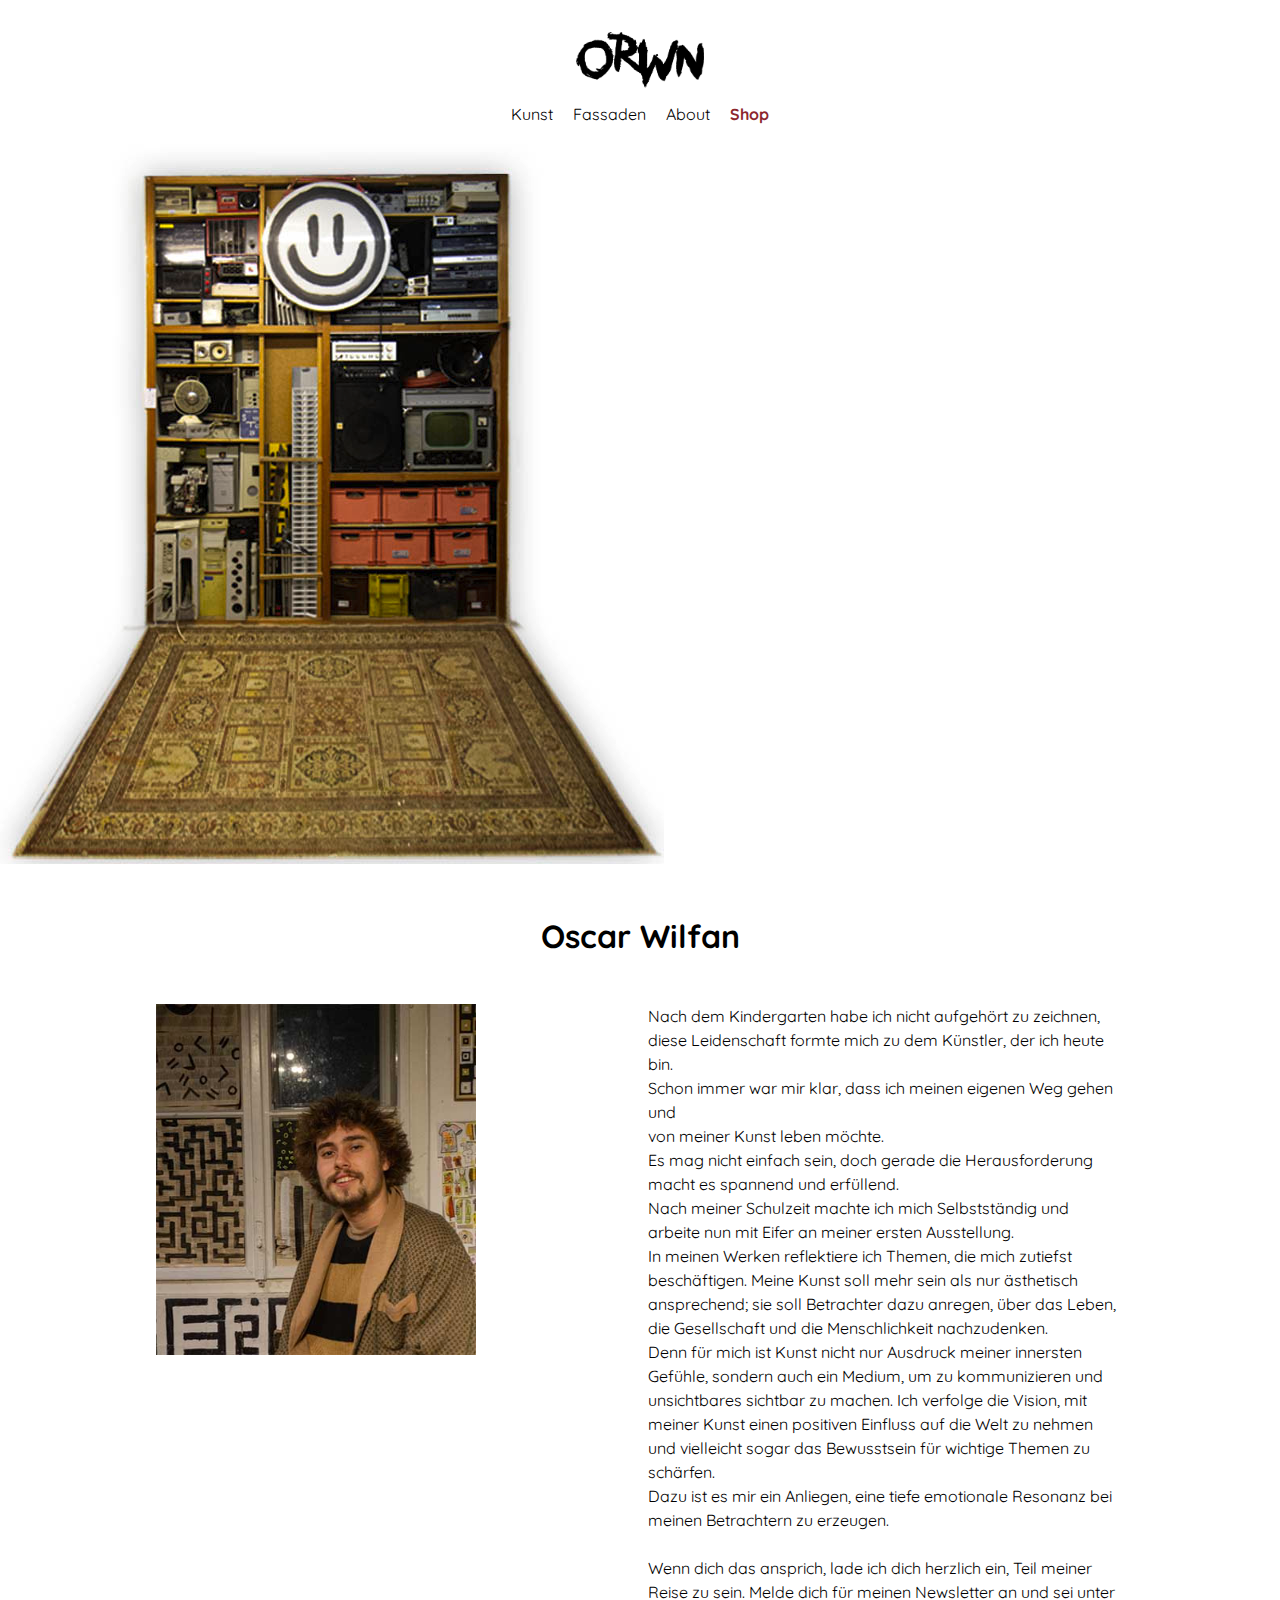
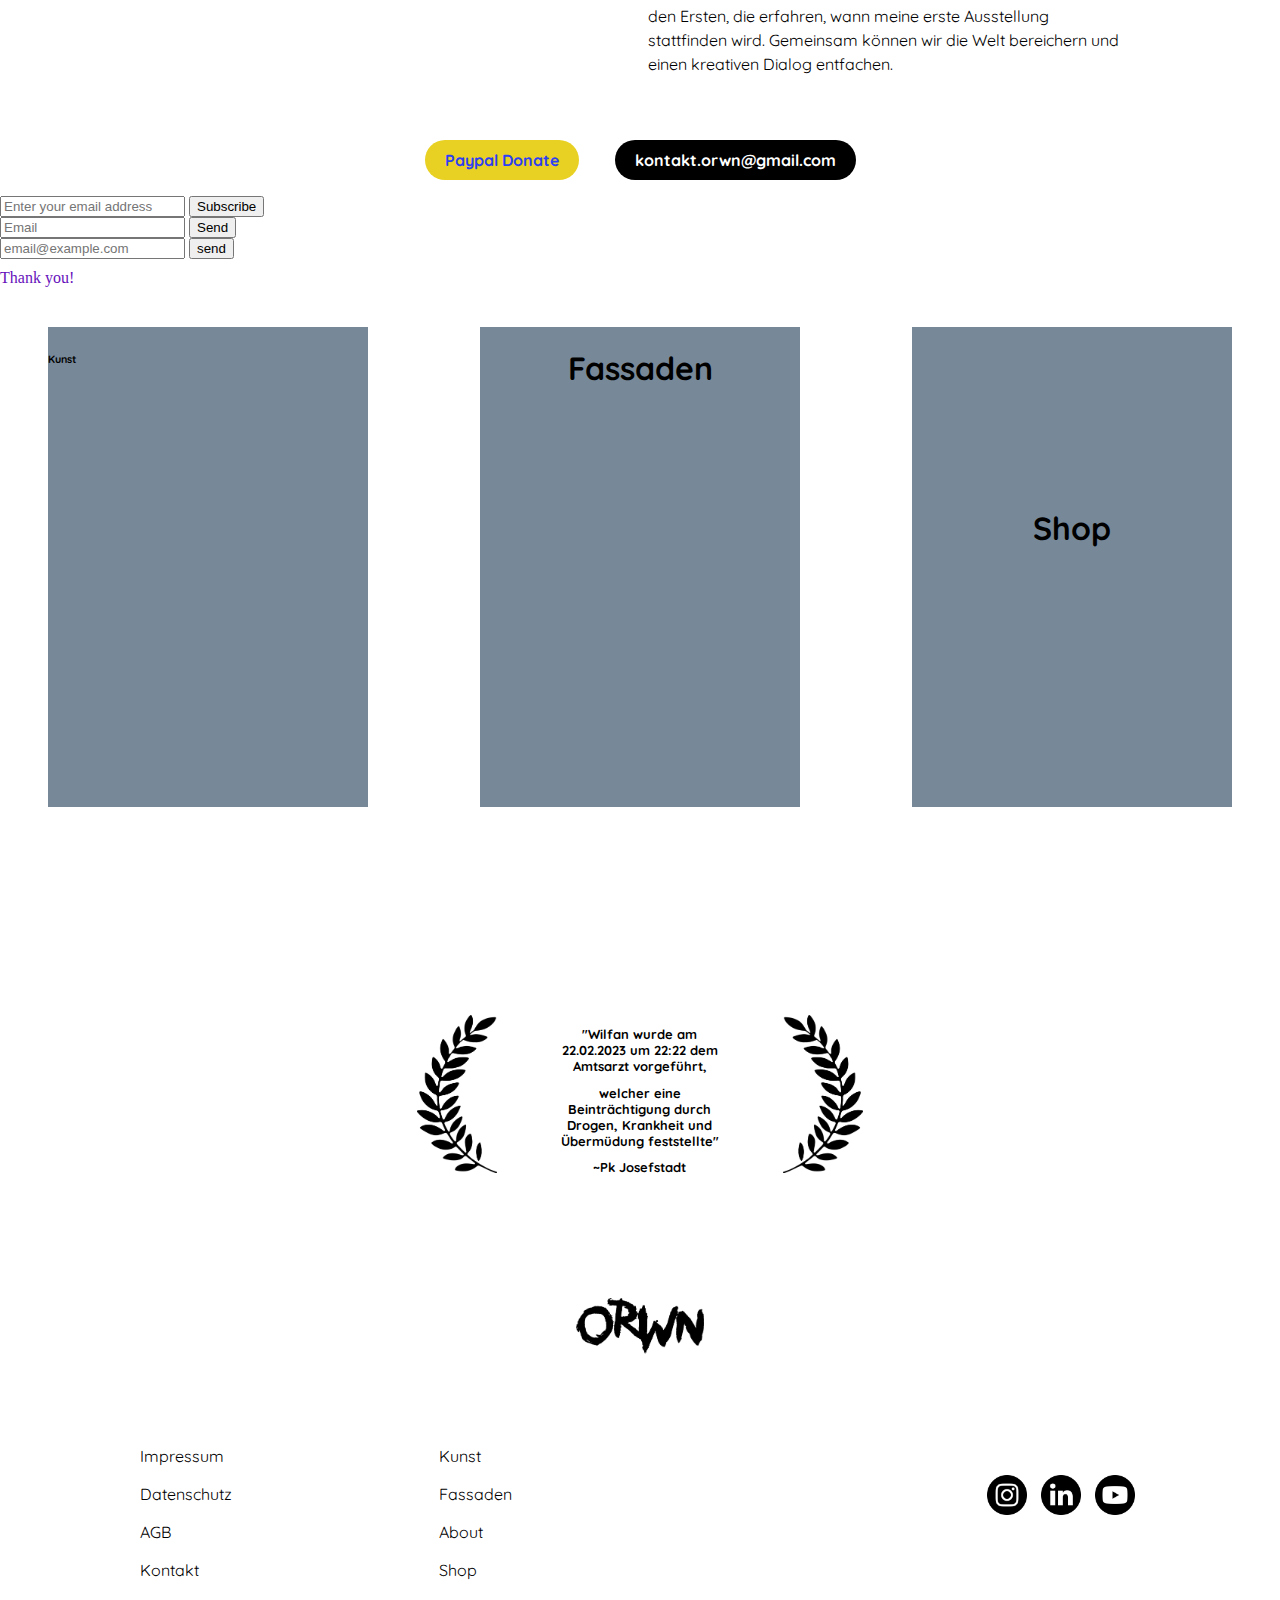
<file: index.html>
<!DOCTYPE html>
<html>
  <head>
    <meta http-equiv="Content-Type" content="text/html;charset=UTF-8" />
    <meta name="viewport" content="width=device-width, initial-scale=1.0" />
    <title>orwn</title>
    <link rel="icon" type="image/" href="/images/favicon.png" />
    <meta name="keywords" content="art, kunst, orwn, oscar, wilfan, wien, vienna, artist, künstler" />
    <meta
      name="description"
      content="orwn, oscar, wilfan, kunst, art, wien, vienna, artist,künstler,beschreibung und so für google suche info sehr gut"
    />
    <link rel="stylesheet" href="styles.css" />
  
 
  <body>

    <div class="logotop">
    <div class="nothing"></div>

    <div class="logo">
    <a href="index.html">
      <img src="images/orwn.png" class="orwn" />
    </a>
  </div>

 
</div>

    <nav>
      <ul>
        <li><a href="Kunst.html">Kunst</a></li>
        <li><a href="Fassaden.html">Fassaden</a></li>

        <li><a href="About.html">About</a></li>
        <li class="shop"><a class="shop" href="Shop.html">Shop</a></li>
      </ul>
    </nav>

  </head>
  <!------------------------------------------------------------------------------------------>

  <div> 
    <img class="top" src="images/top.jpg" />
   </div> 



    <div class="parallax"></div>
   

<div class="titletxt">
    <h1>Oscar Wilfan</h1>
  </div>
    <div class="insp">
      <div class="divgif">
        <img  class="gif" src="images/profile.jpg" >
        <br><br>
       
      
        </div>
        <div class="divgiftxt">
  <p class="giftxt"> 
    Nach dem Kindergarten habe ich nicht aufgehört zu zeichnen,<br> diese Leidenschaft formte mich zu dem Künstler, der ich heute bin.<br> Schon immer war mir klar, dass ich meinen eigenen Weg gehen und<br> von meiner Kunst leben möchte.<br> Es mag nicht einfach sein, doch gerade die Herausforderung macht es spannend und erfüllend.<br> Nach meiner Schulzeit machte ich mich Selbstständig und arbeite nun mit Eifer an meiner ersten Ausstellung.<br> In meinen Werken reflektiere ich Themen, die mich zutiefst beschäftigen. Meine Kunst soll mehr sein als nur ästhetisch ansprechend; sie soll Betrachter dazu anregen, über das Leben, die Gesellschaft und die Menschlichkeit nachzudenken.<br> Denn für mich ist Kunst nicht nur Ausdruck meiner innersten Gefühle, sondern auch ein Medium, um zu kommunizieren und unsichtbares sichtbar zu machen. Ich verfolge die Vision, mit meiner Kunst einen positiven Einfluss auf die Welt zu nehmen und vielleicht sogar das Bewusstsein für wichtige Themen zu schärfen.<br> Dazu ist es mir ein Anliegen, eine tiefe emotionale Resonanz bei meinen Betrachtern zu erzeugen.<br><br> Wenn dich das ansprich, lade ich dich herzlich ein, Teil meiner Reise zu sein. Melde dich für meinen Newsletter an und sei unter den Ersten, die erfahren, wann meine erste Ausstellung stattfinden wird. Gemeinsam können wir die Welt bereichern und einen kreativen Dialog entfachen.
  </p>
        </div>
       
    </div>

    <div class="container">
      <a class="donate-button" href=" https://www.paypal.com/donate/?hosted_button_id=PJKGN83G8TU7J" target="_blank">Paypal Donate</a>
      <a class="contact-button" href="mailto:kontakt.orwn@gmail.com">kontakt.orwn@gmail.com</a>
        
    </div>

    <form action="https://script.google.com/macros/s/AKfycbzXdrzK5iuCdpeMxKT_h9gD2LUIuiBH2rZr-OjQ4oRH-brLB5EuK0mJHtU0Kn7GPUKFVA/exec" target="_blank"s method="POST">
      <input type="email" name="email" placeholder="Enter your email address" required>
      <input type="submit" value="Subscribe">
    </form>

    <form name="submit-to-google-sheet">
      <input name="email" type="email" placeholder="Email" required>
      <button type="submit">Send</button>
    </form>


<form name="submit-to-google-sheet">
  <input type="email" name="email" placeholder="email@example.com" required>
  <button type="submit">send</button>
</form>
<span>Thank you!</span>

    <div class="flexbox">
      <div class="Kunstbox"><a href="Kunst.html"><h6>Kunst</h6></a></div>
      <div class="Fassadenbox"><a href="Fassaden.html"><h1>Fassaden</h1></a></div>
      <div class="Shopbox"><a href="Shop.html"><h1>Shop</h1></a></div>
    </div>

<div class="zitat">
  <div></div>
  <div></div>
  <div class="zitbx">
    <img src="images/zit1.png" class="zit" />
  </div>
  <div class="zitxt">
    <h2>"Wilfan wurde am 22.02.2023 um 22:22 dem Amtsarzt vorgeführt,</h2> 
      <h2> welcher eine Beinträchtigung durch Drogen, Krankheit und Übermüdung feststellte"</h2>
      <h2>~Pk Josefstadt</h2>
    </div>
    <div class="zitbx">
      <img src="images/zit2.png" class="zit" />
    </div>
    </div>
    
    </h2>
 <!------------------------------------------------------------------------------------------>
    <footer>
      <a href="index.html">
        <img src="images/orwn.png" class="orwn2" />
      </a>
      <table>
        <tr>
          <td>
            <a href="umut.html">Impressum</a> <br> <br>
            <a href="holder.html">Datenschutz</a> <br> <br>
            <a href="place.html">AGB</a> <br> <br>
            <a href="placeholder.html">Kontakt</a> <br> <br>
          </td>
          <td>
            <a href="Kunst.html">Kunst</a> <br> <br>
            <a href="Fassaden.html">Fassaden</a> <br> <br>
            <a href="About.html">About</a> <br> <br>
            <a href="Shop.html">Shop</a> <br> <br>
          </td>
          <td>
            <div class="social-media-icons">
              <a href="https://www.instagram.com/orwn/" target="_blank"
                ><img src="images/instagram.png" alt="Instagram"
              /></a>
              <a href="https://www.linkedin.com/in/orwn/" target="_blank"
                ><img src="images/linkedin.png" alt="LinkedIn"
              /></a>
              <a href="coming soon lol" target="_blank"
                ><img src="images/youtube.png" alt="Youtube"
              /></a>
            </div>
          </td>
        </tr>
      </table>
 
    </footer>
   <script>
  const scriptURL = '<https://script.google.com/macros/s/AKfycbw8b8vvhSRjY6kZXOY58-hGk31d8bA3QaCQ14ZVTS2VgqUKyyXkIdhipiy3F2dEua96yA/exec>'
  const form = document.forms['submit-to-google-sheet']

  form.addEventListener('submit', e => {
    e.preventDefault()
    fetch(scriptURL, { method: 'POST', body: new FormData(form)})
      .then(response => console.log('Success!', response))
      .catch(error => console.error('Error!', error.message))
  })
</script>
  </body>
</html>
</file>
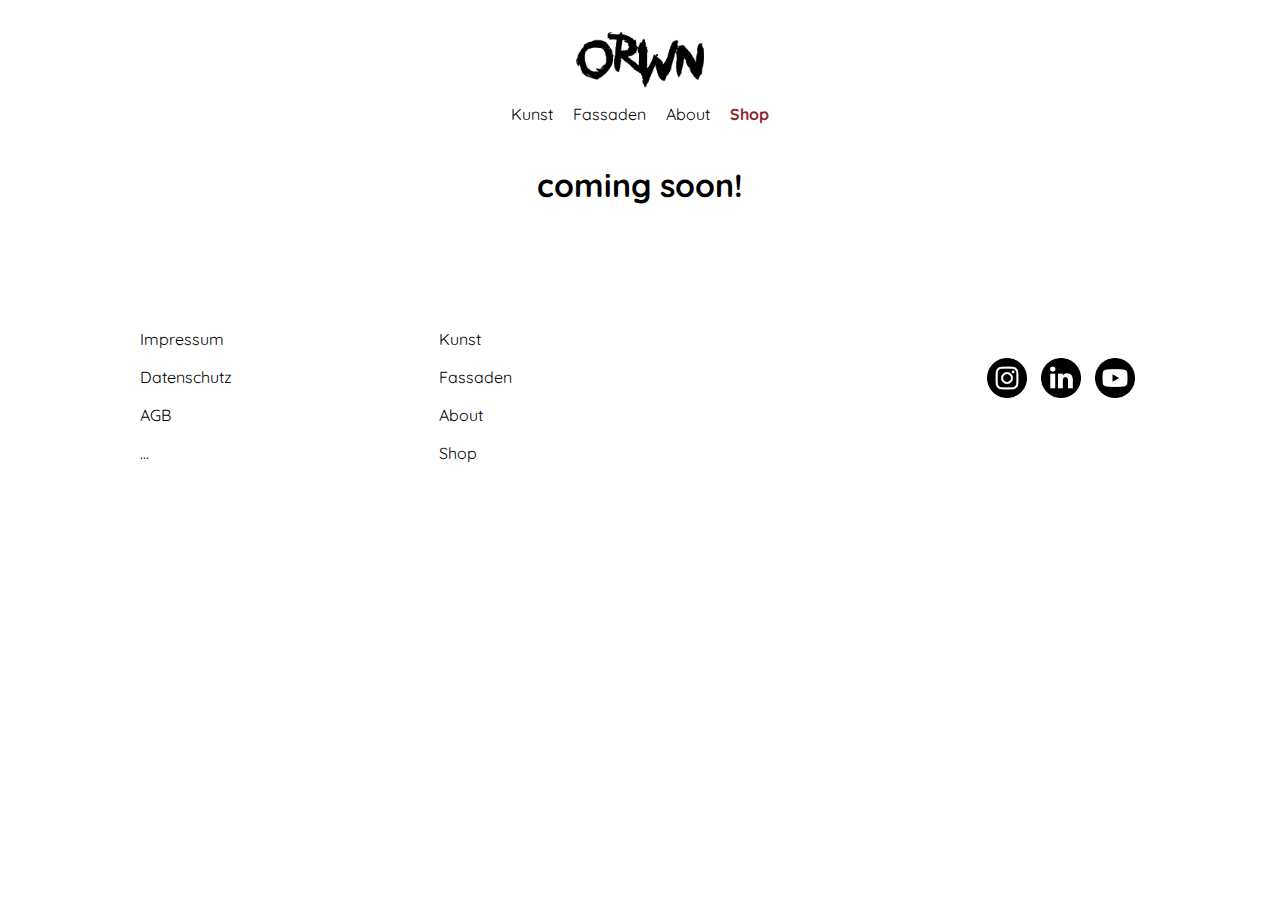
<file: About.html>
<!DOCTYPE html>
<html>
  <head>
    <meta http-equiv="Content-Type" content="text/html;charset=UTF-8" />
    <meta name="viewport" content="width=device-width, initial-scale=1.0" />
    <title>orwn</title>
    <link rel="icon" type="image/" href="/images/favicon.png" />
    <meta name="keywords" content="art, kunst, orwn, oscar, wilfan, wien, vienna, artist, künstler" />
    <meta
      name="description"
      content="orwn, oscar, wilfan, kunst, art, wien, vienna, artist,künstler,beschreibung und so für google suche info sehr gut"
    />
    <link rel="stylesheet" href="styles.css" />
  
 
  <body>
    <a href="index.html">
      <img src="images/orwn.png" class="orwn" />
    </a>

    <nav>
      <ul>
        <li><a href="Kunst.html">Kunst</a></li>
        <li><a href="Fassaden.html">Fassaden</a></li>

        <li><a href="About.html">About</a></li>
        <li class="shop"><a class="shop" href="Shop.html">Shop</a></li>
      </ul>
    </nav>

  </head>
   <!------------------------------------------------------------------------------------------>
  <h1>coming soon!</h1>
 <!------------------------------------------------------------------------------------------>
    <footer>
      <table>
        <tr>
          <td>
            <a href="umut.html">Impressum</a> <br> <br>
            <a href="holder.html">Datenschutz</a> <br> <br>
            <a href="place.html">AGB</a> <br> <br>
            <a href="placeholder.html">...</a> <br> <br>
          </td>
          <td>
            <a href="Kunst.html">Kunst</a> <br> <br>
            <a href="Fassaden.html">Fassaden</a> <br> <br>
            <a href="About.html">About</a> <br> <br>
            <a href="Shop.html">Shop</a> <br> <br>
          </td>
          <td>
            <div class="social-media-icons">
              <a href="https://www.instagram.com/orwn/" target="_blank"
                ><img src="images/instagram.png" alt="Instagram"
              /></a>
              <a href="https://www.linkedin.com/in/orwn/" target="_blank"
                ><img src="images/linkedin.png" alt="LinkedIn"
              /></a>
              <a href="coming soon lol" target="_blank"
                ><img src="images/youtube.png" alt="Youtube"
              /></a>
            </div>
          </td>
        </tr>
      </table>
    </footer>
  </body>
</html>
</file>
<file: styles.css>
@import url('https://fonts.googleapis.com/css2?family=Quicksand:wght@500&display=swap');



.orwn {
  display:block;
  margin-top: 2em;
  margin-bottom: 0;
  margin-left: auto;
  margin-right: auto;
  width: 8em;
}


body {
  background-color: white;
  margin: 0
}

.shop {
  font-weight:bolder;
  color: rgb(140, 38, 46);

}

a {
  text-decoration: none;
  font-family: 'Quicksand', sans-serif; 
  color: black;
}
a:hover {
  color: rgb(163, 163, 163);
}

p {
  text-decoration: none;
  font-family: 'Quicksand', sans-serif; 
  color: black;
}

nav {
  background-color: white;
    text-align: center;
    margin-bottom: 0em;
    height: 3.5em;
    position: sticky;
    top: 0;
  }

  /* CSS code for the navigation bar and links */
  nav ul {
    list-style-type: none;
    margin: 0;
    padding: 0;
    display: flex;
    justify-content: center;
  }

  nav li {
    display: inline-block;
    margin: 0 10px;
    padding-top: 1em;
  }

  nav a {
    text-decoration: none;
    font-family: 'Quicksand', sans-serif; 
    color: black;
    
  }

  

  .topimg {
    display: block;
    width: 100%;
  }


  .titletxt {
    margin-top: 3em;
margin-bottom: 3em;

  }

  p{
    line-height:1.5;
  }

  .flexbox {
    display: grid;
    grid-template-columns: repeat(3, 1fr);
    grid-gap: 1rem;
    max-width: 1440px;
    margin: 0 auto;
  }


  
    
  

  .Kunstbox {
  
   
    background-color: lightslategray;
    margin-right: auto;
    margin-left: auto;
    margin-top: 2.5em;
    margin-bottom: 3em;
    width: 20em;
    height: 30em;
  }

  .Fassadenbox {
  
   
    background-color: lightslategray;
    margin-right: auto;
    margin-left: auto;
    margin-top: 2.5em;
    margin-bottom: 3em;
    width: 20em;
    height: 30em;
  }

  .Shopbox {
  
   
    text-align: center;
    font-family: 'Quicksand', sans-serif; 
    color: rgb(255, 255, 255);
    padding-top: 10em;  
    

    background-color: lightslategray;
    font-weight: bold;
    margin-right: auto;
    margin-left: auto;
    margin-top: 2.5em;
    margin-bottom: 3em;
    width: 20em;
    height: 20em; 
  }

  <!auchtung>
 
  <!----------------- inaktiv °°°°°

.wrapper {
  margin-bottom: 4em;
  
}


  .about-me::after {
    content: "";
    display: table;
    clear: both;
  }

  .about-me img {
    width: 200px;
    height: auto;
    float: left;
    margin-right: 5em;
    margin-left: 10em;
    margin-top: 4em;
  }

  .about-me p {
    font-size: 16px;
    line-height: 1.5;
    margin-right: 10em;
  }


  
  h1 {
    text-align: center;
    text-decoration: none;
    font-family: 'Quicksand', sans-serif; 
    color: black;
  }

  h2 {
    text-decoration: none;
    font-family: 'Quicksand', sans-serif; 
    color: black;
    font-size: 13px;
  }

  h3{
    text-align: left;
    text-decoration: none;
    font-family: 'Quicksand', sans-serif; 
    color: black;
  }

  .zitat {
    width:fit-content;
    display: grid;
    grid-template-columns: repeat(7, 1fr);
   text-align: center;
   margin-top: 10em;
  
  }

  .zitbx {
    padding-left: 0;
    padding-right: 0;
  }

  .zit {
    width: 5em;
  }




  .insp{
display: grid;
grid-template-columns: repeat(6, 1fr);
grid-gap: 1rem;

   
  }

  .divgiftxt_F{
    grid-column: span 3;
text-align: right;
    text-decoration: none;
    font-family: 'Quicksand', sans-serif; 
    color: black;
  }

  .giftxt_F{
    margin-top: 0;
    margin-left: 10em;
  }

  .F {
    text-align: left;
  }
  
  .divgiftxt{
    grid-column: span 3;

 

    text-decoration: none;
    font-family: 'Quicksand', sans-serif; 
    color: black;
    
  }
  
  .divgif{
    grid-column: span 3;
  margin-top: 0;
    margin-left: auto;
    margin-right: auto;
    margin-bottom: 3em;
  }

  .giftxt{
    margin-top: 0;
    margin-right: 10em;
  }

  .gif{
    width: 20em;
  }

  .container {
    margin-top: 2em;
    text-align: center;
  }

  .contact-button {
    font-weight: bold;
    margin: 1em;
    text-align: center;
    display: inline-block;
    padding: 10px 20px;
    background-color: rgb(0, 0, 0);
    color: #fff;
    text-decoration: none;
    border-radius: 1.5em;
 
  }

  .contact-button_f {
    font-weight: bold;
    margin: 0;
    text-align: left;
    display: inline-block;
    padding: 10px 20px;
    background-color: rgb(0, 0, 0);
    color: #fff;
    text-decoration: none;
    border-radius: 1.5em;
 
  }


  .donate-button {
    font-weight: bold;
    margin: 1em;
    text-align: center;
    display: inline-block;
    padding: 10px 20px;
    background-color: rgb(232, 209, 35);
    color: #2c3ff2;
    text-decoration: none;
    border-radius: 1.5em;
 
  }

  .subscribe {
    background: #fff;
    display: flex;
    width: fit-content;
  }

  .subscribe input {
    border: 0;
    outline: none;
    padding: 10px 20px;
    height: 70px;
    width: 400px;
    font-size: 16px;
  }

  .subscribe button {
    background: #61b;
    border: none;
    outline: none;
    height: 70px;
    width: 100px;
    cursor: pointer;
  }

  span{
    color: #61b;
    margin-top: 10px;
    display: block;
  }

  footer {
    background-color: #ffffff;
    margin-top: 7em;
    
  }

  /* CSS code for the table in the footer */
  table {
    margin-left: auto;
    margin-right: auto;
    margin-bottom: 7em;
    width: 80%;
    background-color: rgb(255, 255, 255);
  }

  /* CSS code for the table sections */
  td {
    vertical-align: top;
    padding: 10px;
  }

  

  h3 {
    margin-top: 0;
  }



  /* CSS code for social media icons */
  .social-media-icons {
    float: right;
  }


  .social-media-icons a {
    display: inline-block;
    
    margin-top: 1.5em;
  }

  .social-media-icons img {
    margin: 5px;
    width: 40px;
    height: 40px;
  }


  .orwn2 {
    display:block;
    margin-top: 2em;
    margin-bottom: 5em;
    margin-left: auto;
    margin-right: auto;
    width: 8em;
  }
  




@media screen and (max-width: 679px){


  p{
font-size: 16px;
margin-top: 0;
  }



  h2{
    font-size: 7px;  
  }

  .zitat {
    grid-template-columns: repeat(3, 1fr);
  }

  .zit {
    width: 3em;
  }

  .flexbox{
      display: block;
  }
  
  
    .Kunstbox{
      display: block;
      margin-left: auto;
      margin-right: auto;
    }
    .Fassadenbox{
      display: block;
      margin-left: auto;
      margin-right: auto;
    }
    .Shopbox{
      display: block;
      margin-left: auto;
      margin-right: auto;
    }

    .insp{
      display: block;
        
    }

    .giftxt {
      width: 20em;

  display: block;
  margin-left: auto;
  margin-right: auto;
  margin-bottom: 3em;
  padding-left: 0;
  padding-right: 0;

    }

    .divgif{

  display: block;
  
    }

.gif {

  display: block;
  margin-left: auto;
  margin-right: auto;
}

.container {
  text-align: center;
}
    
    
  }


  @media (min-width: 680px) and (max-width: 1200px) {

    .flexbox{
    display: grid;
      align-content: center;
      margin-left: auto;
      margin-right: auto;
      
      grid-template-columns: repeat(3, 1fr);
      grid-gap: 0.1rem;
     
  }
  
  
    .Kunstbox{
      
      margin-left: auto;
      margin-right: auto;
      width: 12em;
      height: 15em;
    }
    .Fassadenbox{
      
      margin-left: auto;
      margin-right: auto;
      width: 12em;
      height: 15em;
    }

    .Shopbox{
      
      margin-left: auto;
      margin-right: auto;
      width: 12em;
      height: 10em;  <!achtung>
    }

    .insp{
      
      display: grid;
      align-content: center;
      margin-left: auto;
      margin-right: auto;
     
    
      grid-template-columns: repeat(6, 2fr);
      grid-gap: 0.1rem;
    }

    .divgiftxt {
   

   
    }

    .giftxt {
     margin-top: 0;
    margin-left: auto;
    margin-right: auto;
    padding-right: 3em;
    padding-right: 0em;
      display: grid;
      
      
     
    }


   

  }
</file>
